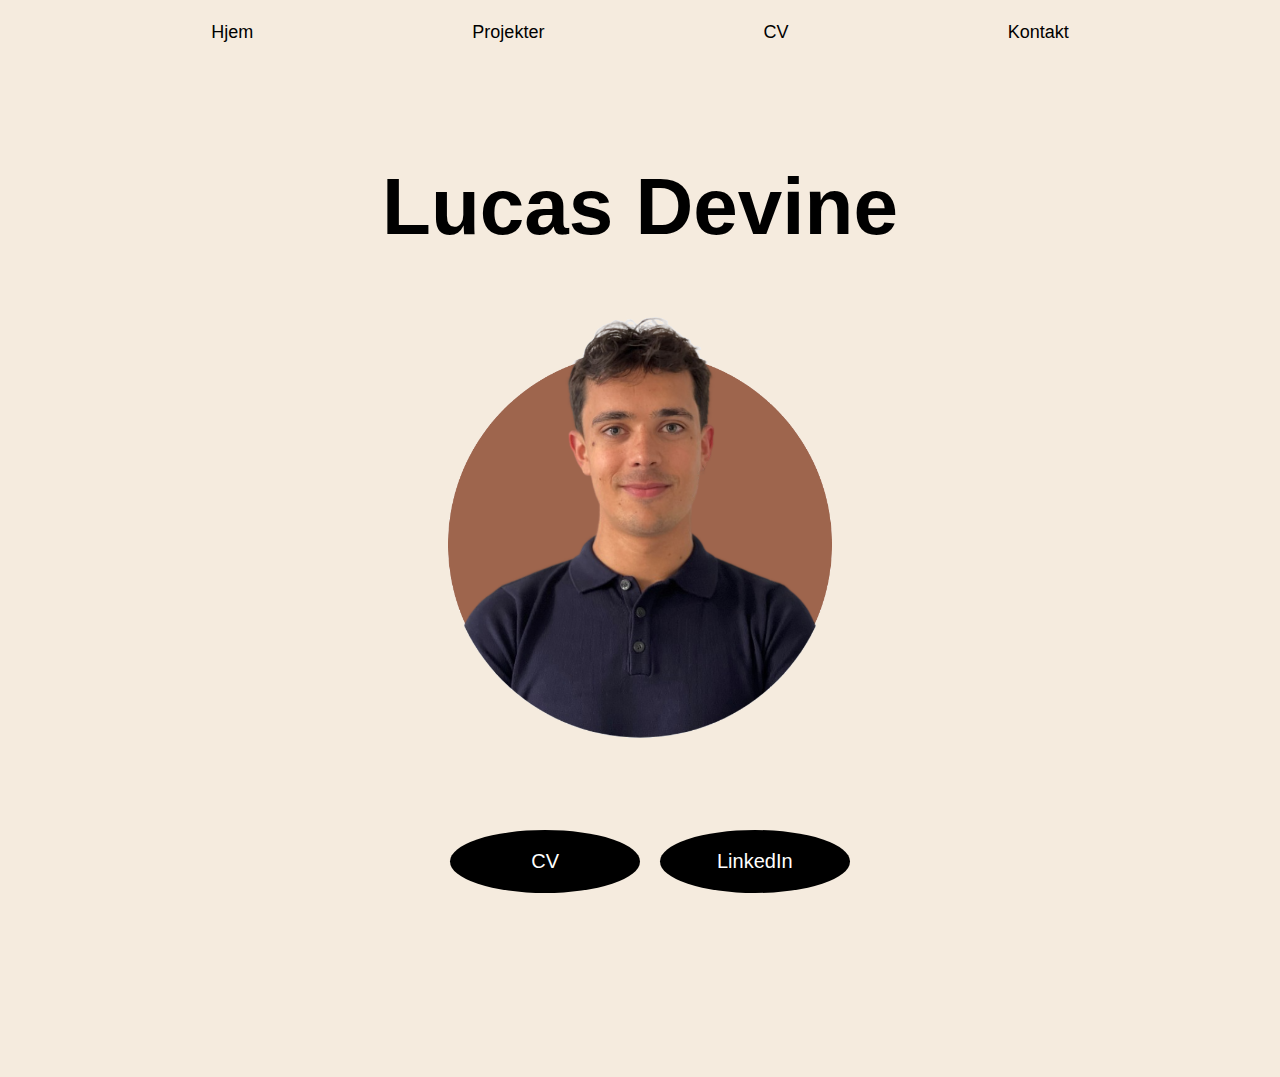
<file: index.html>
<!DOCTYPE html>
<html>
<head>
    <meta name="viewport" content="with=device-width, initial-scale=1.0">
    <title>LucasDevine</title>
    <link rel="stylesheet" href="style.css">
<style>
</style>
</head>
<body>

  <div class="navbar">
    <a href="index.html">Hjem</a>
    <div class="dropdown">
      <button class="dropbtn">Projekter 
      </button>
      <div class="dropdown-content">
        <a href="CV.html">Web CV</a>
        <a href="./Billeder/bAlpha.jpg" target="_blank">Alpha V.1</a>
        <a href="./Billeder/Beta2.jpg" target="_blank">Beta V.2</a>
        <a href="./Billeder/Beta.jpg" target="_blank">Beta</a>
        <a href="./Billeder/Delta V3.jpg" target="_blank">Delta V.3</a>
        <a href="./Billeder/Delta V1.jpg" target="_blank">Delta v.2</a>
        <a href="./Billeder/Delta.jpg" target="_blank">Delta</a>
      </div>
    </div> 
    <a href="CV.html">CV</a>
    <a href="mailto: Lucasdevinechr@gmail.com">Kontakt</a>
  </div>

    <div class="header">
        <h1>Lucas Devine</h1>
    </div>
    <div class="billederamme">
        <img src="Billeder/closeup.png" alt="Avatar" class="billede">
        <div class="middle">
          <div class="text">Hej, velkommen til!</div>
        </div>
      </div>
      <br>
      
      <a href="./CV.html" class="button">CV</a>
      <a href="https://www.linkedin.com/in/lucas-d-a214b9113" class="button" target="_blank">LinkedIn</a>
    
      <br>
      <br>
      <br>
</body>
</html>
</file>
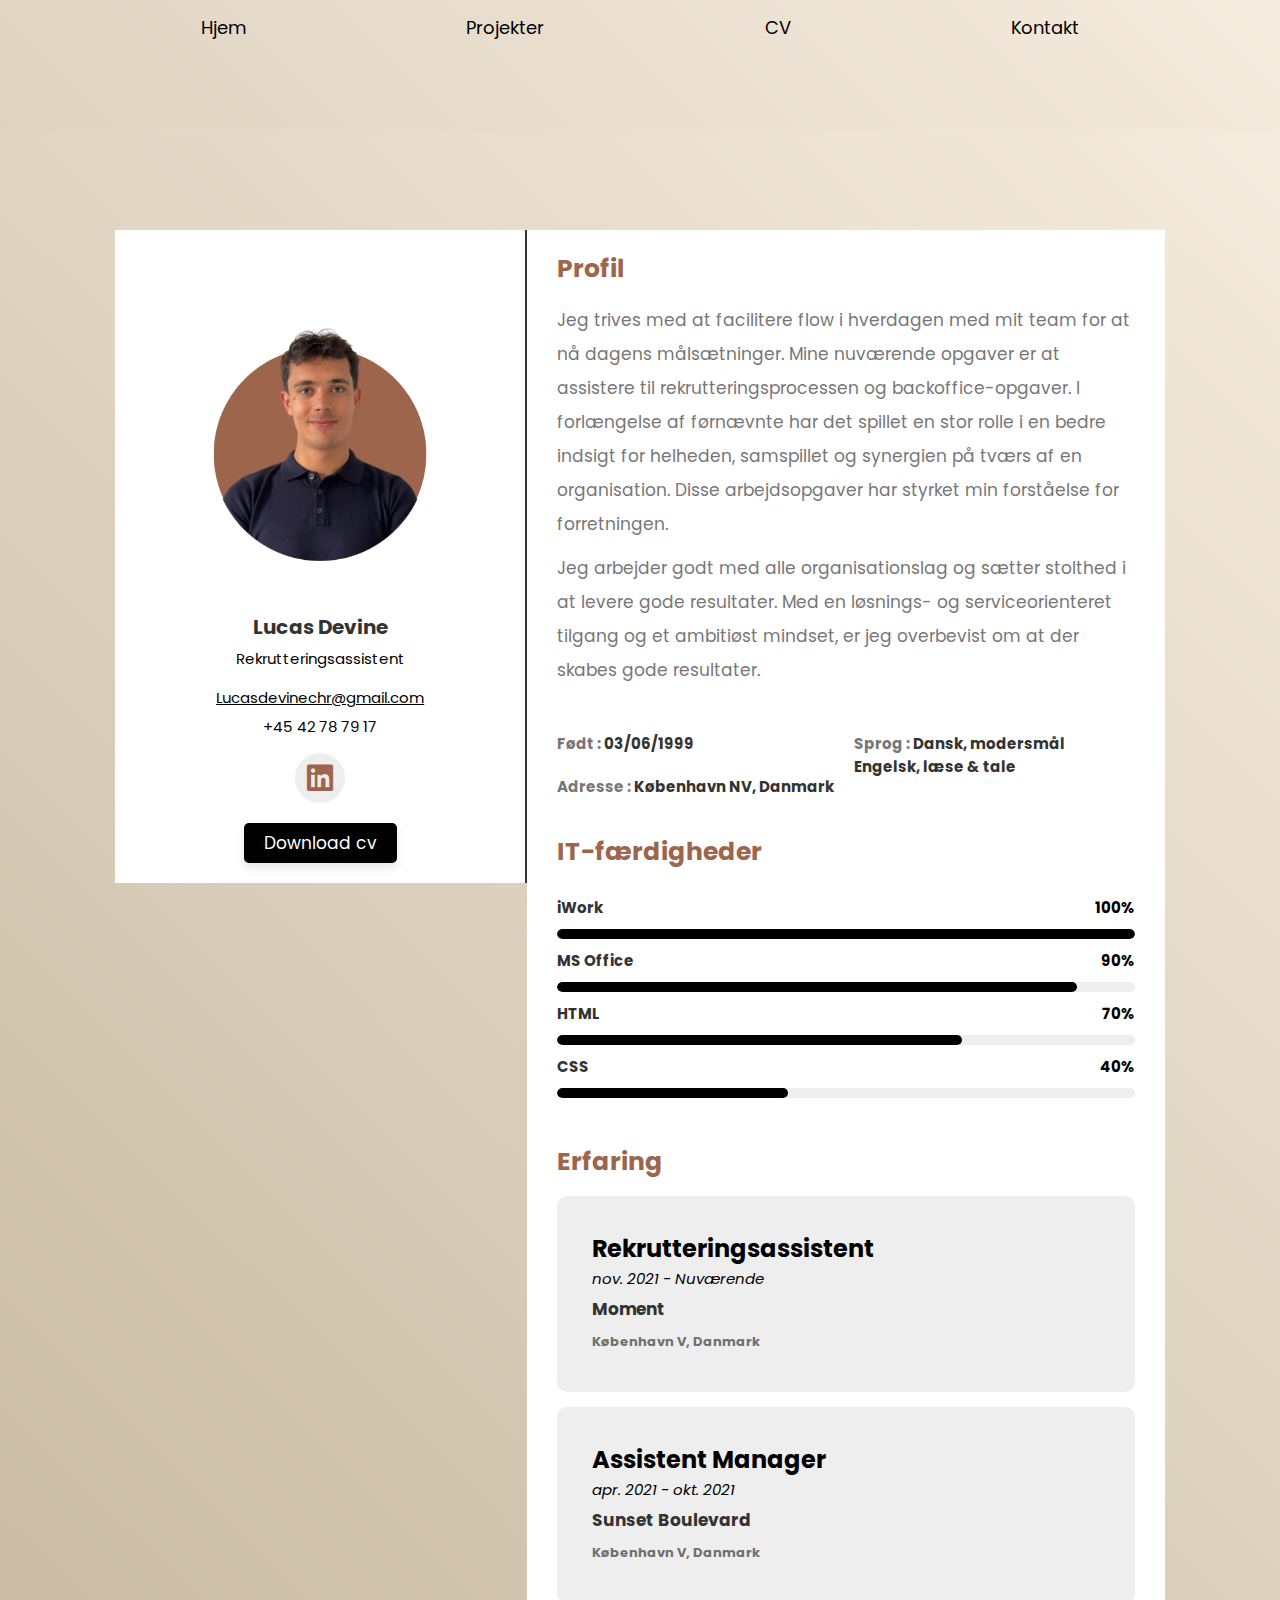
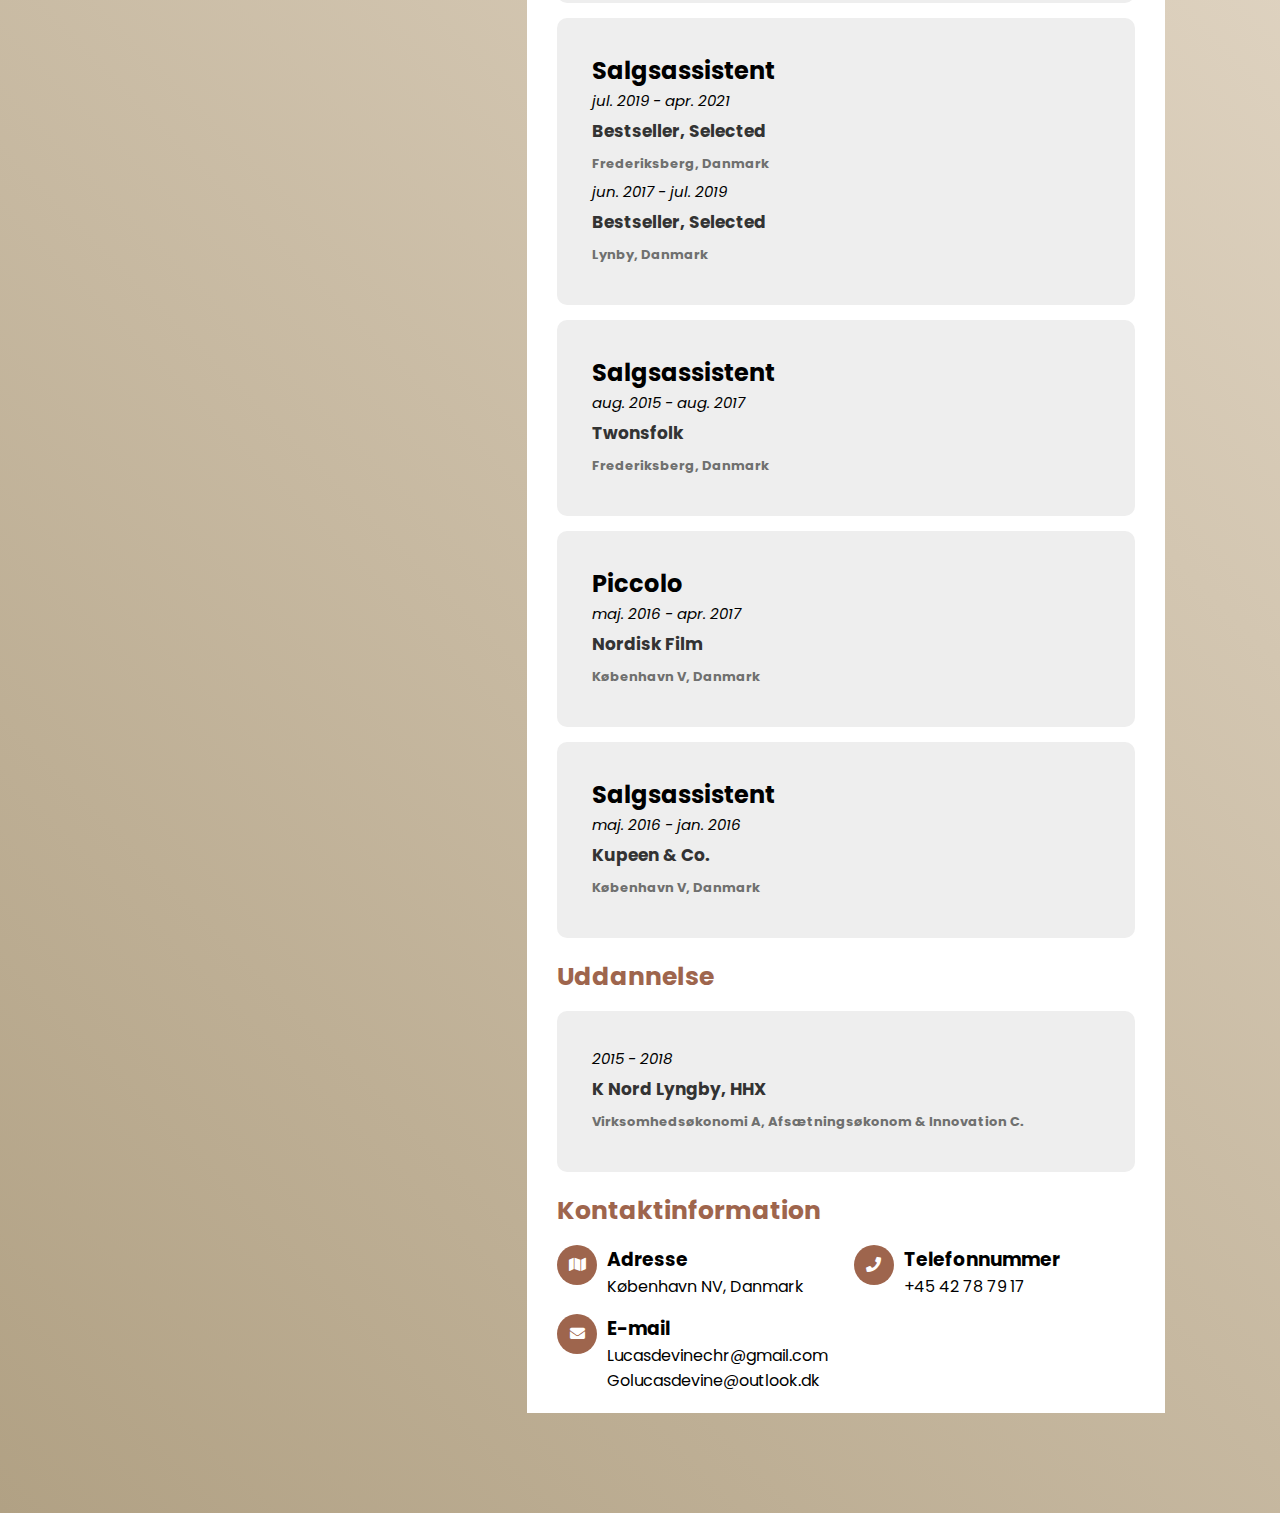
<file: CV.html>
<!DOCTYPE html>
<html>
<head>
    <meta charset="UTF-8">
    <meta http-equiv="X-UA Compatible" content="IE=edge">
    <meta name="viewport" content="width=device-width, initial-scale=1.0">
    <link rel="stylesheet" href="https://cdnjs.cloudflare.com/ajax/libs/font-awesome/5.15.4/css/all.min.css">
    <link rel="stylesheet" href="CV.css">

</head>
<body>

    <div class="navbar">
        <a href="index.html">Hjem</a>
        <div class="dropdown">
          <button class="dropbtn">Projekter 
          </button>
          <div class="dropdown-content">
            <a href="CV.html">Web CV</a>
            <div class="dropdown-content">
                <a href="./Billeder/bAlpha.jpg" target="_blank">Alpha V.1</a>
                <a href="./Billeder/Beta2.jpg" target="_blank">Beta V.2</a>
                <a href="./Billeder/Beta.jpg" target="_blank">Beta</a>
                <a href="./Billeder/Delta V3.jpg" target="_blank">Delta V.3</a>
                <a href="./Billeder/Delta V1.jpg" target="_blank">Delta v.2</a>
                <a href="./Billeder/Delta.jpg" target="_blank">Delta</a>
              </div>
          </div>
        </div> 
        <a href="CV.html">CV</a>
        <a href="mailto: Lucasdevinechr@gmail.com">Kontakt</a>
      </div>

    <br>
    <br>
    <br>


<div class="container">
    <div class="profile">
        <img src="./Billeder/closeup.png" alt="">
        <h3>Lucas Devine</h3>
        <h4>Rekrutteringsassistent</h4>
        <div class="profil">
                <a href="mailto: Lucasdevinechr@gmail.com"> Lucasdevinechr@gmail.com </a> <br>
                <p> +45 42 78 79 17  </p>
        </div>
        <div class="share">
            <a href="https://www.linkedin.com/in/lucas-d-a214b9113" class="fab fa-linkedin" target="_blank"></a>
        </div>
        <div class="buttons">
            <a href="./Billeder/LucasDevine-CV.pdf" class="btn" download="LucasDevine-CV" target="_blank">Download cv</a>
        </div>
    </div>

    <div class="information">
        <div class="about">
            <h3 class="title">Profil</h3>
            <p>Jeg trives med at facilitere flow i hverdagen med mit team for at nå dagens målsætninger.
                Mine nuværende opgaver er at assistere til rekrutteringsprocessen og backoffice-opgaver. I forlængelse af førnævnte har det spillet en stor rolle i en bedre indsigt for helheden, samspillet og synergien på tværs af en organisation.
                Disse arbejdsopgaver har  styrket min forståelse for forretningen.
                </p>
            <p>Jeg arbejder godt med alle organisationslag og sætter stolthed i at levere gode resultater. 
                Med en løsnings- og serviceorienteret tilgang og et ambitiøst mindset, er jeg overbevist om at der skabes gode resultater.</p> <br>
            <div class="box-container">
                <div class="box">
                    <h3> <span> Født : </span> 03/06/1999 </h3>
                    <h3> <span> Adresse : </span> København NV, Danmark </h3>
                </div>
                <div class="box">
                    <h3> <span> Sprog : </span> Dansk, modersmål <br>Engelsk, læse & tale</h3>
                </div>
            </div>
        </div>
        <br>

        <div class="skills">
            <h3 class="title">IT-færdigheder</h3>
            <div class="box-container">
                <div class="box">
                    <div class="progress">
                        <h3>iWork <span>100%</span></h3>
                        <div class="bar"><span></span></div>
                    </div>
                    <div class="progress">
                        <h3>MS Office <span>90%</span></h3>
                        <div class="bar"><span></span></div>
                    </div>
                    <div class="progress">
                        <h3>HTML <span>70%</span></h3>
                        <div class="bar"><span></span></div>
                    </div>
                    <div class="progress">
                        <h3>CSS <span>40%</span></h3>
                        <div class="bar"><span></span></div>
                    </div>
                </div>
                
            </div>
        </div>
        <br>

        <div class="experience">
            <h3 class="title">Erfaring</h3>
            <div class="box-container">
                <div class="box">
                    <h2>Rekrutteringsassistent</h2>
                    <span>nov. 2021 - Nuværende</span>
                    <h3>Moment</h3>
                    <h5>København V, Danmark</h5>
                </div>
                <div class="box">
                    <h2>Assistent Manager</h2>
                    <span>apr. 2021 - okt. 2021</span>
                    <h3>Sunset Boulevard</h3>
                    <h5>København V, Danmark</h5>
                </div>
                <div class="box">
                    <h2>Salgsassistent</h2>
                    <span>jul. 2019 - apr. 2021</span>
                    <h3>Bestseller, Selected</h3>
                    <h5>Frederiksberg, Danmark</h5>
                    <span>jun. 2017 - jul. 2019</span>
                    <h3>Bestseller, Selected</h3>
                    <h5>Lynby, Danmark</h5>
                </div>

                <div class="box">
                    <h2>Salgsassistent</h2>
                    <span>aug. 2015 - aug. 2017</span>
                    <h3>Twonsfolk</h3>
                    <h5>Frederiksberg, Danmark</h5>
                </div>
                <div class="box">
                    <h2>Piccolo</h2>
                    <span>maj. 2016 - apr. 2017</span>
                    <h3>Nordisk Film</h3>
                    <h5>København V, Danmark</h5>
                </div>
                <div class="box">
                    <h2>Salgsassistent</h2>
                    <span>maj. 2016 - jan. 2016</span>
                    <h3>Kupeen & Co.</h3>
                    <h5>København V, Danmark</h5>
                </div>
            </div>
        </div>



        <div class="experience">
            <h3 class="title">Uddannelse</h3>
            <div class="box-container">
                <div class="box">
                    <span>2015 - 2018</span>
                    <h3>K Nord Lyngby, HHX</h3>
                    <h5>Virksomhedsøkonomi A, Afsætningsøkonom & Innovation C.</h5>
                </div>
            </div>
        </div>

        <div class="contact">
            <h3 class="title">Kontaktinformation</h3>
            <div class="box--container">
                <div class="box">
                    <i class="fas fa-map"></i>
                    <div class="info">
                        <h3>Adresse</h3>
                        <p>København NV, Danmark</p>
                    </div>
                </div>
                <div class="box">
                    <i class="fas fa-phone"></i>
                    <div class="info">
                        <h3>Telefonnummer</h3>
                        <p>+45 42 78 79 17</p>
                    </div>
                </div>
                <div class="box">
                    <i class="fas fa-envelope"></i>
                    <div class="info">
                        <h3>E-mail</h3>
                        <p>Lucasdevinechr@gmail.com</p>
                        <p>Golucasdevine@outlook.dk</p>
                    </div>
                </div>
            </div>
        </div>

    </div>

</div>

    
</body>
</html>
</file>
<file: style.css>
* {
    box-sizing: border-box;
  }
  body {
    font-family: "Fira sans", sans-serif;
    margin: 100;
    background-color:#f5ebde;
    background-repeat: no-repeat;
    background-size: cover;
  }

  html::-webkit-scrollbar{
    width:10px;
  }
  
  html::-webkit-scrollbar-track{
    background: #9e654d;
  }
  
  html::-webkit-scrollbar-thumb{
    background: white;
    border-radius: 50px;
  }

  .navbar {
    overflow: hidden;
    font-family: "Poppins", sans-serif;
    display: flex;
    list-style-type: none;
    flex-wrap: wrap;
    justify-content: space-evenly;
  }

  .dropdown {
    float: left;
    overflow: hidden;
  }

  .navbar a {
    float: left;
    font-size: large;
    color: black;
    text-align: center;
    padding: 14px 16px;
    text-decoration: none;
  }

  .dropdown .dropbtn {
    font-size: large;
    border: none;
    outline: none;
    color: black;
    padding: 14px 16px;
    background-color: inherit;
    text-align: center;
    margin: 0;
  }

  .navbar a:hover, .dropdown:hover, .dropbtn:hover {
    box-shadow: inset 100px 0 0 0 #909394;
    color: white;
  }
  
  .dropdown-content {
    display: none;
    position: absolute;
    background-color: #f9f9f9;
    min-width: 100px;
    box-shadow: 0px 8px 16px 0px rgba(0,0,0,0.2);
    z-index: 1;
  }

  .dropdown-content a {
    float: none;
    color: black;
    padding: 12px 16px;
    text-decoration: none;
    display: block;
    text-align: center;
  }
  
  
  .dropdown:hover .dropdown-content {
    display: block;
  }
  

  .header {
    padding: 50px;
    font-size: 40px;
    text-align: center;
    color: black;
  }

  .billederamme {
    display: block;
    top: -180px;
    margin-left: auto;
    margin-right: auto;
    position: relative;
    width: 50%;
    max-width: fit-content;
  }
  
  .billede {
    opacity: 1;
    display: block;
    width: 100%;
    height: auto;
    transition: .5s ease;
    backface-visibility: hidden;
  }
  
  .middle {
    transition: .5s ease;
    opacity: 0;
    position: absolute;
    top: 50%;
    left: 50%;
    transform: translate(-50%, -50%);
    -ms-transform: translate(-50%, -50%);
    text-align: center;
}
  
  .billederamme:hover .billede {
    opacity: 0.9;
}
  
  .billederamme:hover .middle {
    opacity: 1;
}
  
  .text {
    color: white;
    font-size: 20px;
    padding: 16px 32px;
}

.button {
  background-color:black;
  border: none;
  color: #fff;
  padding: 20px;
  text-align: center;
  text-decoration: none;
  display: inline-block;
  font-size: 20px;
  margin: 4px 2px;
}

.button {
  float:left;
  left: 35%;top: -180px;;
  display: block;
  margin-left: auto;
  margin-right: 20px;
  size: auto;
  position: relative;
  width: 15%;
  border-radius: 100%;
}

@media (max-width:450px){

  .container .profile{
    width: 100%;
  }

  .container .profile .btn{
    width: 100%;
  }

  .container .information .about p{
    font-size: 12px;
  }

  .container .information .experience .box--container .box p{
    font-size: 12px;
  }
  .navbar
  {
    font-size: 12px;
  }

}
</file>
<file: CV.css>
@import url('https://fonts.googleapis.com/css2?family=Poppins:wght@100;300;400;500;600&display=swap');

:root{
  --blue:#2980b9;
  --black:#333;
  --white:#fff;
  --brown:#9e654d;
  --light-color:#777;
  --light-bg:#eee;
  --box-shadow:0 5px 10px rgba(0,0,0,.1);
}

body {
  background: linear-gradient(45deg, rgb(177, 161, 132), #f5ebde);
  
}

*{
  font-family: 'Poppins', sans-serif;
  margin:0; padding:0;
  box-sizing: border-box;
  outline: none; border:none;
  text-decoration: none;
  transition: all .2s linear;
}


html::-webkit-scrollbar{
  width:10px;
}

html::-webkit-scrollbar-track{
  background: #9e654d;
}

html::-webkit-scrollbar-thumb{
  background: var(--white);
  border-radius: 50px;
}

.title{
  font-size: 25px;
  color:#9e654d;
  margin-bottom: 15px;
}


.navbar {
  overflow: hidden;
  font-family: "Poppins", sans-serif;
  display: flex;
  list-style-type: none;
  flex-wrap: wrap;
  flex-direction: row;
  align-content: flex-start;
  justify-content: space-evenly;
  align-items: center;
}

.dropdown {
  float: left;
  overflow: hidden;
}

.navbar a {
  float: left;
  font-size: large;
  color: black;
  text-align: center;
  padding: 14px 20px;
  text-decoration: none;
}

.dropdown .dropbtn {
  font-size: large;
  border: none;
  outline: none;
  color: black;
  padding:14px 20px;
  background-color: inherit;
  text-align: center;
  margin: 0; 
}

.navbar a:hover, .dropdown:hover, .dropbtn:hover {
  box-shadow: inset 120px 0 0 0 #909394;
  color: white;
}

.dropdown-content {
  display: none;
  position: absolute;
  background-color: #f9f9f9;
  min-width: 90px;
  box-shadow: 0px 8px 16px 0px rgba(0,0,0,0.2);
  z-index: 1;
}

.dropdown-content a {
  float: none;
  color: black;
  padding: 12px 16px;
  text-decoration: none;
  display: block;
  text-align: center;
}


.dropdown:hover .dropdown-content {
  display: block;
}

.btn{ 
  margin-top: 10px;
  display: inline-block;
  padding:7px 20px;
  border-radius: 5px;
  background: black;
  color:var(--white);
  font-size: 17px;
  box-shadow: var(--box-shadow);
}

.btn:hover {
  background: #777;
}

.container{
  padding:100px 9%;
  background: linear-gradient(45deg, rgb(177, 161, 132), #f5ebde);
  display: flex;
}

.container .profile{
  flex:1 1 400px;
  background: var(--white);
  padding:20px 30px;
  text-align: center;
  position: sticky;
  top:20px; left:0;
  border-right:2px solid var(--black);
  align-self: flex-start;
}

.container .profile img{
  width: 350px;
  height: 350px;
  margin-bottom: 5px;
}

.container .profile h3{
  color:var(--black);
  font-size: 20px;
}

.container .profile h4{
  color: black;
  padding:5px 0;
  margin-bottom: 10px;
  font-size: 15px;
  font-weight: normal;
}

.container .profil a{
  color: black;
  padding:5px 0;
  margin-bottom: 10px;
  font-size: 15px;
  text-decoration: underline;
}

.container .profil p{
  color:black;
  padding:5px 0;
  margin-bottom: 10px;
  font-size: 15px;
}
.container .profile .share{
  margin:10px 0;
}

.container .profile .share a {
  height: 50px;
  width: 50px;
  line-height: 50px;
  font-size: 30px;
  border-radius: 50%;
  color: var(--brown);
  background: var(--light-bg);
}

.container .profile .share a:hover{
  background: var(--black);
  color:var(--white);
  box-shadow: var(--box-shadow);
}

.container .information{
  flex:1 1 1000px;
  background: var(--white);
  padding:20px 30px;
}

.container .information .about p{
  font-size: 17px;
  line-height: 2;
  padding-bottom: 10px;
  color:var(--light-color);
}

.container .information .about .box-container{
  display: flex;
  flex-wrap: wrap;
  gap:15px;
}

.container .information .about .box-container .box{
  flex:1 1 250px;
}

.container .information .about .box-container .box h3{
  font-size: 15px;
  padding:10px 0;
  color:var(--black);
}

.container .information .about .box-container .box h3 span{
  color:var(--light-color);
}

.container .information .services{
  padding:20px 0;
}

.container .information .services .box-container{
  display: flex;
  flex-wrap: wrap;
  gap:15px;
}

.container .information .services .box-container .box{
  flex:1 1 17px;
  text-align: center;
  border-radius: 5px;
  padding:20px;
  background: var(--light-bg);
}

.container .information .services .box-container .box img{
  height: 50px;
  margin-bottom: 10px;
}

.container .information .services .box-container .box h3{
  font-size: 15px;
  color:var(--light-color);
}

.container .information .skills .box-container{
  display: flex;
  flex-wrap: wrap;
  gap:15px;
}

.container .information .skills .box-container .box{
  flex:1 1 300px;
}

.container .information .skills .box-container .box .progress h3{
  padding: 10px 0;
  display: flex;
  justify-content: space-between;
  color:var(--black);
  font-size: 15px;
}

.container .information .skills .box-container .box .progress h3 span{
  color: black;
}

.container .information .skills .box-container .box .progress .bar{
  overflow: hidden;
  border-radius: 50px;
  height: 10px;
  background: var(--light-bg);
}

.container .information .skills .box-container .box .progress .bar span{
  background: black;
  height: 100%;
  display: block;
  border-radius: 50px;
}

.container .information .skills .box-container .box:first-child .progress:nth-child(1) .bar span{
  width: 100%;
}

.container .information .skills .box-container .box:first-child .progress:nth-child(2) .bar span{
  width: 90%;
}

.container .information .skills .box-container .box:first-child .progress:nth-child(3) .bar span{
  width: 70%;
}

.container .information .skills .box-container .box:first-child .progress:nth-child(4) .bar span{
  width: 40%;
}

.container .information .experience{
  margin:20px 0;
}

.container .information .experience .box-container{
  display:flex;
  flex-direction: column;
  width: 100%;
  gap: 15px;
}

.container .information .experience .box-container .box{
  padding:35px;
  border-radius: 10px;
  background: var(--light-bg);
}

.container .information .experience .box-container .box span{
  color:black;
  font-style: italic;
  font-size: 15px;
}

.container .information .experience .box-container .box h3{
  color:var(--black);
  font-size: 17px;
  padding:5px 0;
}

.container .information .experience .box-container .box h5{
  color: rgb(111, 112, 111);
  font-size: 13px;
  padding:5px 0;
}

.container .information .experience .box-container .box p .ul{
  color:var(--light-color);
  font-size: 13px;
  position: relative;
  padding: 1rem;
  text-align: right;
  transform: translate(-50%, -50%);
}
.container .information .experience .box-container .ul{
  list-style-type: none;
  position: relative;
  top: -17%;
  left: 50%;
  padding: 1rem;
  text-align: right;
  transform: translate(-50%, -50%);
}

.container .information .contact .box--container{
  display: flex;
  flex-wrap: wrap;
  gap:15px;
}

.container .information .contact .box--container .box{
  flex: 1 1 200px;
  display: flex;
  align-self: flex-start;
  gap:10px;
}

.container .information .contact .box--container .box i{
  height: 40px;
  width: 40px;
  line-height: 40px;
  font-size: 15px;
  border-radius: 50%;
  background: var(--brown);
  color:var(--white);
  text-align: center;
}

.container .information .contact .box-container .box h3{
  font-size: 17px;
  color:var(--black);
  padding-bottom: 5px;
}

.container .information .contact .box-container .box p{
  font-size: 14px;
  color:var(--brown);
  line-height: 2;
}






@media (max-width:1200px) {
  
  .container{
    flex-flow: column;
    padding:20px;
    justify-content: center;
  }

  .container .profile{
    position: static;
    border-radius: 5px;
    box-shadow: var(--box-shadow);
    padding:20px;
    border-right: none;
    margin:0 auto;
    margin-bottom: 15px;
  }

  .container .information{
    border-radius: 5px;
    box-shadow: var(--box-shadow);
    padding:20px;
  }


}

@media (max-width:450px){

  .container .profile{
    width: 100%;
  }

  .container .profile .btn{
    width: 100%;
  }

  .container .information .about p{
    font-size: 12px;
  }

  .container .information .experience .box--container .box p{
    font-size: 12px;
  }
  .navbar
  {
    font-size: 12px;
  }

}
</file>
